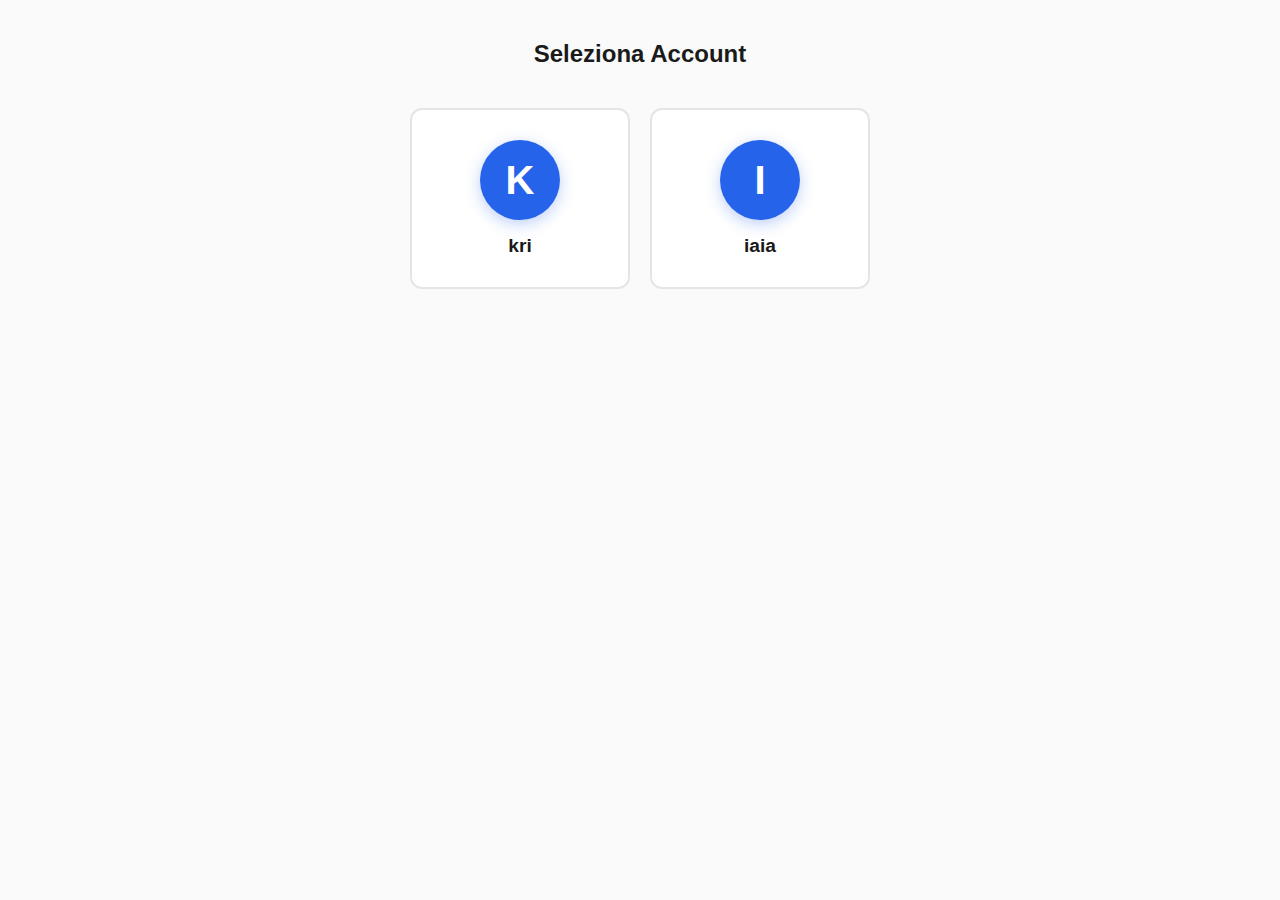
<file: index.html>
<!DOCTYPE html>
<html lang="it">
<head>
    <meta charset="UTF-8">
    <meta name="viewport" content="width=device-width, initial-scale=1.0">
    <meta name="theme-color" content="#667eea">
    <meta name="apple-mobile-web-app-capable" content="yes">
    <meta name="apple-mobile-web-app-status-bar-style" content="black-translucent">
    <meta name="apple-mobile-web-app-title" content="T4M!">
    <link rel="manifest" href="manifest.json">
    <link rel="apple-touch-icon" href="icon-512.png">
    <title>T4M!</title>
  <style>
        * {
            margin: 0;
            padding: 0;
            box-sizing: border-box;
            -webkit-tap-highlight-color: transparent;
        }
        
        body {
            font-family: -apple-system, BlinkMacSystemFont, 'Segoe UI', Roboto, sans-serif;
            background: #fafafa;
            min-height: 100vh;
            overflow-x: hidden;
        }
        
        .container {
            max-width: 1400px;
            margin: 0 auto;
            padding: 0;
        }
        
        .header {
            position: sticky;
            top: 0;
            background: white;
            padding: 12px 15px;
            padding-top: max(12px, env(safe-area-inset-top));
            z-index: 100;
            border-bottom: 1px solid #e5e5e5;
            display: flex;
            align-items: center;
            gap: 15px;
        }
        
        .back-btn {
            background: none;
            border: none;
            font-size: 1.5em;
            color: #2563eb;
            cursor: pointer;
            padding: 5px;
            display: flex;
            align-items: center;
            justify-content: center;
            transition: transform 0.2s;
        }
        
        .back-btn:hover {
            transform: scale(1.1);
        }
        
        .back-btn:active {
            transform: scale(0.95);
        }
        
        h1 {
            text-align: center;
            color: #1a1a1a;
            font-size: 1.5em;
            font-weight: 700;
            flex: 1;
        }
        
        .page {
            display: none;
            min-height: 100vh;
        }
        
        .page.active {
            display: block;
        }
        
        /* Account Selection */
        .account-selection {
            padding: 40px 20px;
            max-width: 500px;
            margin: 0 auto;
        }
        
        .account-grid {
            display: grid;
            grid-template-columns: repeat(2, 1fr);
            gap: 20px;
            margin-top: 40px;
        }
        
        .account-card {
            background: white;
            border: 2px solid #e5e5e5;
            border-radius: 12px;
            padding: 30px 20px;
            text-align: center;
            cursor: pointer;
            transition: all 0.2s;
        }
        
        .account-card:hover {
            border-color: #2563eb;
            transform: translateY(-2px);
        }
        
        .account-icon {
            width: 80px;
            height: 80px;
            border-radius: 50%;
            background: linear-gradient(135deg, #2563eb 0%, #1d4ed8 100%);
            color: white;
            display: flex;
            align-items: center;
            justify-content: center;
            font-size: 2.5em;
            font-weight: 700;
            margin: 0 auto 15px;
            box-shadow: 0 4px 15px rgba(37, 99, 235, 0.3);
        }
        
        .account-name {
            font-size: 1.2em;
            font-weight: 600;
            color: #1a1a1a;
        }
        
        /* Login */
        .login-container {
            padding: 40px 20px;
            max-width: 400px;
            margin: 0 auto;
        }
        
        .login-box {
            background: white;
            border-radius: 12px;
            padding: 30px;
            border: 1px solid #e5e5e5;
        }
        
        .login-icon {
            width: 100px;
            height: 100px;
            border-radius: 50%;
            background: #2563eb;
            color: white;
            display: flex;
            align-items: center;
            justify-content: center;
            font-size: 3em;
            font-weight: 700;
            margin: 0 auto 20px;
        }
        
        .login-title {
            text-align: center;
            font-size: 1.5em;
            font-weight: 600;
            margin-bottom: 25px;
            color: #1a1a1a;
        }
        
        .password-input {
            width: 100%;
            padding: 15px;
            border: 1px solid #d4d4d4;
            border-radius: 8px;
            font-size: 16px;
            margin-bottom: 20px;
        }
        
        .btn {
            width: 100%;
            padding: 15px;
            font-size: 1.1em;
            font-weight: 600;
            border: none;
            border-radius: 8px;
            cursor: pointer;
            transition: all 0.2s;
        }
        
        .btn-primary {
            background: #2563eb;
            color: white;
        }
        
        .btn-primary:hover {
            background: #1d4ed8;
        }
        
        .btn-secondary {
            background: white;
            color: #525252;
            border: 1px solid #d4d4d4;
            margin-top: 10px;
        }
        
        .error-msg {
            color: #dc2626;
            text-align: center;
            margin-top: 10px;
            font-size: 0.9em;
        }
        
        /* Main Menu */
        .main-menu {
            padding: 40px 20px;
            max-width: 600px;
            margin: 0 auto;
        }
        
        .menu-header {
            text-align: center;
            margin-bottom: 40px;
        }
        
        .user-avatar {
            width: 80px;
            height: 80px;
            border-radius: 50%;
            background: #2563eb;
            color: white;
            display: flex;
            align-items: center;
            justify-content: center;
            font-size: 2em;
            font-weight: 700;
            margin: 0 auto 15px;
        }
        
        .menu-options {
            display: flex;
            flex-direction: column;
            gap: 15px;
        }
        
        .menu-btn {
            background: linear-gradient(135deg, #ffffff 0%, #f9fafb 100%);
            border: 1px solid #e5e5e5;
            border-radius: 12px;
            padding: 20px;
            font-size: 1.1em;
            font-weight: 600;
            cursor: pointer;
            transition: all 0.2s;
            text-align: left;
            display: flex;
            align-items: center;
            gap: 15px;
            box-shadow: 0 1px 3px rgba(0,0,0,0.08);
        }
        
        .menu-btn:hover {
            border-color: #2563eb;
            transform: translateX(5px);
            box-shadow: 0 4px 12px rgba(37, 99, 235, 0.15);
        }
        
        .menu-icon {
            font-size: 1.5em;
        }
        
        .notification-badge {
            background: #dc2626;
            color: white;
            border-radius: 50%;
            width: 24px;
            height: 24px;
            display: flex;
            align-items: center;
            justify-content: center;
            font-size: 0.8em;
            margin-left: auto;
        }
        
        /* Cards Management */
        .cards-list {
            padding: 20px;
            padding-bottom: 100px;
        }
        
        .card-item {
            background: white;
            border: 1px solid #e5e5e5;
            border-radius: 10px;
            padding: 15px;
            margin-bottom: 12px;
            display: flex;
            align-items: center;
            gap: 15px;
        }
        
        .card-icon-display {
            font-size: 2em;
            width: 50px;
            text-align: center;
        }
        
        .card-text-display {
            flex: 1;
            font-weight: 600;
            color: #1a1a1a;
        }
        
        .delete-btn {
            background: #dc2626;
            color: white;
            border: none;
            border-radius: 6px;
            padding: 8px 12px;
            cursor: pointer;
            font-size: 0.9em;
        }
        
        /* Swipe Page */
        .swipe-container {
            padding: 15px;
            min-height: calc(100vh - 200px);
        }
        
        .card-stack {
            position: relative;
            width: 100%;
            max-width: 380px;
            margin: 0 auto;
            height: 480px;
        }
        
        .swipe-card {
            position: absolute;
            width: 100%;
            background: linear-gradient(135deg, #ffffff 0%, #f9fafb 100%);
            border-radius: 12px;
            padding: 30px 20px;
            box-shadow: 0 4px 20px rgba(0,0,0,0.15);
            border: 2px solid #f0f0f0;
            display: flex;
            flex-direction: column;
            align-items: center;
            justify-content: center;
            gap: 20px;
            touch-action: none;
            user-select: none;
            cursor: grab;
            min-height: 380px;
            left: 50%;
            top: 50%;
            transform: translate(-50%, -50%);
            transition: transform 0.15s, opacity 0.15s;
        }
        
        .swipe-card:active {
            cursor: grabbing;
        }
        
        .swipe-card.current {
            z-index: 10;
        }
        
        .swipe-card.next {
            transform: translate(-50%, -50%) scale(0.95);
            opacity: 0.7;
            z-index: 1;
        }
        
        .card-emoji {
            font-size: 4em;
        }
        
        .card-text {
            font-size: 1.15em;
            font-weight: 600;
            text-align: center;
            color: #333;
        }
        
        .swipe-indicator {
            position: absolute;
            top: 50%;
            transform: translateY(-50%);
            font-size: 2em;
            opacity: 0.3;
            transition: all 0.15s;
            pointer-events: none;
            font-weight: 700;
        }
        
        .swipe-indicator.left {
            left: 15px;
            color: #dc2626;
        }
        
        .swipe-indicator.right {
            right: 15px;
            color: #16a34a;
        }
        
        .bottom-actions {
            position: fixed;
            bottom: 0;
            left: 0;
            right: 0;
            background: white;
            padding: 15px;
            border-top: 1px solid #e5e5e5;
            display: flex;
            justify-content: center;
            gap: 12px;
        }
        
        /* Messages */
        .messages-container {
            padding: 20px;
            padding-bottom: 90px;
            max-width: 600px;
            margin: 0 auto;
        }
        
        .message {
            background: white;
            border: 1px solid #e5e5e5;
            border-radius: 12px;
            padding: 20px;
            margin-bottom: 15px;
            position: relative;
        }
        
        .message-delete-btn {
            position: absolute;
            top: 15px;
            right: 15px;
            background: #dc2626;
            color: white;
            border: none;
            border-radius: 6px;
            width: 32px;
            height: 32px;
            display: flex;
            align-items: center;
            justify-content: center;
            cursor: pointer;
            font-size: 1.1em;
            transition: all 0.2s;
            opacity: 0.8;
        }
        
        .message-delete-btn:hover {
            opacity: 1;
            transform: scale(1.1);
        }
        
        .message-delete-btn:active {
            transform: scale(0.95);
        }
        
        .message-header {
            display: flex;
            align-items: center;
            gap: 12px;
            margin-bottom: 15px;
            padding-bottom: 15px;
            padding-right: 40px;
            border-bottom: 1px solid #f0f0f0;
        }
        
        .sender-avatar {
            width: 40px;
            height: 40px;
            border-radius: 50%;
            background: #2563eb;
            color: white;
            display: flex;
            align-items: center;
            justify-content: center;
            font-weight: 700;
        }
        
        .sender-name {
            font-weight: 600;
            color: #1a1a1a;
        }
        
        .message-time {
            margin-left: auto;
            font-size: 0.85em;
            color: #737373;
        }
        
        .message-cards {
            display: flex;
            flex-direction: column;
            gap: 10px;
        }
        
        .message-card-item {
            display: flex;
            align-items: center;
            gap: 12px;
            padding: 12px;
            background: linear-gradient(135deg, #f0f9ff 0%, #e0f2fe 100%);
            border-radius: 8px;
            border-left: 3px solid #2563eb;
        }
        
        .message-actions {
            display: flex;
            gap: 10px;
            margin-top: 15px;
            padding-top: 15px;
            border-top: 1px solid #f0f0f0;
        }
        
        .btn-small {
            flex: 1;
            padding: 10px;
            font-size: 0.95em;
            font-weight: 600;
            border-radius: 6px;
            border: none;
            cursor: pointer;
        }
        
        .btn-reply {
            background: #2563eb;
            color: white;
        }
        
        .btn-dismiss {
            background: #f0f0f0;
            color: #525252;
        }
        
        .chat-input-container {
            position: fixed;
            bottom: 0;
            left: 0;
            right: 0;
            background: white;
            border-top: 1px solid #e5e5e5;
            padding: 12px 15px;
            padding-bottom: max(12px, env(safe-area-inset-bottom));
            z-index: 90;
        }
        
        .chat-input-wrapper {
            max-width: 600px;
            margin: 0 auto;
            display: flex;
            gap: 10px;
        }
        
        .chat-input {
            flex: 1;
            padding: 12px;
            border: 1px solid #d4d4d4;
            border-radius: 20px;
            font-size: 15px;
        }
        
        .send-btn {
            background: #2563eb;
            color: white;
            border: none;
            border-radius: 50%;
            width: 45px;
            height: 45px;
            display: flex;
            align-items: center;
            justify-content: center;
            cursor: pointer;
            font-size: 1.2em;
        }
        
        .modal {
            position: fixed;
            top: 0;
            left: 0;
            right: 0;
            bottom: 0;
            background: rgba(0,0,0,0.4);
            z-index: 1000;
            display: none;
            align-items: center;
            justify-content: center;
        }
        
        .modal.show {
            display: flex;
        }
        
        .modal-content {
            background: white;
            border-radius: 12px;
            padding: 30px;
            max-width: 400px;
            width: 90%;
        }
        
        .modal-title {
            font-size: 1.3em;
            font-weight: 600;
            margin-bottom: 20px;
            color: #1a1a1a;
        }
        
        .form-group {
            margin-bottom: 15px;
        }
        
        .form-label {
            display: block;
            margin-bottom: 5px;
            font-weight: 600;
            color: #525252;
        }
        
        .form-input {
            width: 100%;
            padding: 12px;
            border: 1px solid #d4d4d4;
            border-radius: 6px;
            font-size: 16px;
        }
        
        .profile-settings {
            padding: 20px;
            max-width: 500px;
            margin: 0 auto;
        }
        
        .profile-editor {
            background: white;
            border: 1px solid #e5e5e5;
            border-radius: 12px;
            padding: 30px;
            margin-bottom: 20px;
        }
        
        .profile-preview {
            text-align: center;
            margin-bottom: 30px;
        }
        
        .profile-avatar-large {
            width: 120px;
            height: 120px;
            border-radius: 50%;
            background: linear-gradient(135deg, #2563eb 0%, #1d4ed8 100%);
            color: white;
            display: flex;
            align-items: center;
            justify-content: center;
            font-size: 3.5em;
            font-weight: 700;
            margin: 0 auto 20px;
            box-shadow: 0 4px 15px rgba(37, 99, 235, 0.3);
            transition: transform 0.2s;
        }
        
        .profile-avatar-large:hover {
            transform: scale(1.05);
        }
        
        .icon-picker {
            display: grid;
            grid-template-columns: repeat(4, 1fr);
            gap: 10px;
            margin: 15px 0;
        }
        
        .icon-option {
            aspect-ratio: 1;
            border: 2px solid #e5e5e5;
            border-radius: 50%;
            display: flex;
            align-items: center;
            justify-content: center;
            cursor: pointer;
            transition: all 0.2s;
            font-size: 2em;
            background: white;
        }
        
        .icon-option:hover {
            border-color: #2563eb;
            transform: scale(1.1);
        }
        
        .icon-option.selected {
            border-color: #2563eb;
            background: #eff6ff;
            box-shadow: 0 0 0 3px rgba(37, 99, 235, 0.1);
        }
        
        .icon-option.custom {
            font-size: 1.5em;
            font-weight: 600;
            color: #2563eb;
        }
        
        .color-picker {
            display: grid;
            grid-template-columns: repeat(6, 1fr);
            gap: 10px;
            margin: 15px 0;
        }
        
        .color-option {
            aspect-ratio: 1;
            border: 3px solid transparent;
            border-radius: 50%;
            cursor: pointer;
            transition: all 0.2s;
        }
        
        .color-option:hover {
            transform: scale(1.15);
        }
        
        .color-option.selected {
            border-color: #1a1a1a;
            box-shadow: 0 0 0 2px white, 0 0 0 4px #1a1a1a;
        }
        
        .section-title {
            font-size: 0.9em;
            font-weight: 600;
            color: #737373;
            text-transform: uppercase;
            letter-spacing: 0.5px;
            margin-bottom: 10px;
        }
        
        .divider {
            height: 1px;
            background: #f0f0f0;
            margin: 25px 0;
        }
        
        .account-card:active {
            transform: scale(0.98);
        }
        
        .menu-btn:active {
            transform: scale(0.98) translateX(5px);
        }
        
        .btn:active {
            transform: scale(0.97);
        }
        
        .floating-add-btn {
            position: fixed;
            bottom: 80px;
            right: 20px;
            width: 60px;
            height: 60px;
            border-radius: 50%;
            background: #2563eb;
            color: white;
            border: none;
            font-size: 1.8em;
            cursor: pointer;
            box-shadow: 0 4px 15px rgba(37, 99, 235, 0.4);
            transition: all 0.2s;
            z-index: 50;
        }
        
        .floating-add-btn:hover {
            transform: scale(1.1);
            box-shadow: 0 6px 20px rgba(37, 99, 235, 0.5);
        }
        
        .floating-add-btn:active {
            transform: scale(0.95);
        }
        
        .empty-state {
            text-align: center;
            padding: 60px 20px;
            color: #a3a3a3;
        }
        
        .empty-state-icon {
            font-size: 4em;
            margin-bottom: 15px;
            opacity: 0.5;
        }
        
        .badge {
            display: inline-block;
            padding: 4px 8px;
            background: #dcfce7;
            color: #166534;
            border-radius: 6px;
            font-size: 0.75em;
            font-weight: 600;
            text-transform: uppercase;
        }
        
        @keyframes slideUp {
            from {
                opacity: 0;
                transform: translateY(20px);
            }
            to {
                opacity: 1;
                transform: translateY(0);
            }
        }
        
        .message {
            animation: slideUp 0.3s ease-out;
        }
        
        .card-item {
            transition: all 0.2s;
        }
        
        .card-item:hover {
            transform: translateX(5px);
            box-shadow: 0 2px 8px rgba(0,0,0,0.1);
        }
    </style>
</head>
<body>
    <div class="container">
        <!-- Account Selection -->
        <div id="accountPage" class="page active">
            <div class="account-selection">
                <h1>Seleziona Account</h1>
                <div class="account-grid">
                    <div class="account-card" onclick="selectAccount('kri')">
                        <div class="account-icon">K</div>
                        <div class="account-name">kri</div>
                    </div>
                    <div class="account-card" onclick="selectAccount('iaia')">
                        <div class="account-icon">I</div>
                        <div class="account-name">iaia</div>
                    </div>
                </div>
            </div>
        </div>
        
        <!-- Login -->
        <div id="loginPage" class="page">
            <div class="login-container">
                <div class="login-box">
                    <div class="login-icon" id="loginIcon"></div>
                    <div class="login-title" id="loginTitle"></div>
                    <input type="password" class="password-input" id="passwordInput" placeholder="Inserisci password" />
                    <button class="btn btn-primary" onclick="login()">Accedi</button>
                    <button class="btn btn-secondary" onclick="backToAccounts()">← Indietro</button>
                    <div class="error-msg" id="errorMsg"></div>
                </div>
            </div>
        </div>
        
        <!-- Main Menu -->
        <div id="menuPage" class="page">
            <div class="header">
                <h1>T4M!</h1>
            </div>
            <div class="main-menu">
                <div class="menu-header">
                    <div class="user-avatar" id="userAvatar"></div>
                    <h2 id="userName"></h2>
                </div>
                <div class="menu-options">
                    <button class="menu-btn" onclick="showSwipePage()">
                        <span class="menu-icon">👆</span>
                        <span>Scorri le Card</span>
                    </button>
                    <button class="menu-btn" onclick="showCardsManagement()">
                        <span class="menu-icon">📝</span>
                        <span>Gestisci Card</span>
                    </button>
                    <button class="menu-btn" onclick="showMessages()">
                        <span class="menu-icon">💬</span>
                        <span>Messaggi</span>
                        <span class="notification-badge" id="notifBadge" style="display: none;">0</span>
                    </button>
                    <button class="menu-btn" onclick="showProfileSettings()">
                        <span class="menu-icon">⚙️</span>
                        <span>Impostazioni Profilo</span>
                    </button>
                    <button class="menu-btn" onclick="logout()">
                        <span class="menu-icon">🚪</span>
                        <span>Esci</span>
                    </button>
                </div>
            </div>
        </div>
        
        <!-- Cards Management -->
        <div id="cardsManagePage" class="page">
            <div class="header">
                <button class="back-btn" onclick="backToMenu()">←</button>
                <h1>Gestisci Card</h1>
                <div style="width: 40px;"></div>
            </div>
            <div class="cards-list" id="cardsList"></div>
            <div class="bottom-actions">
                <button class="btn btn-primary" onclick="showAddCardModal()">➕ Nuova Card</button>
            </div>
        </div>
        
        <!-- Swipe Page -->
        <div id="swipePage" class="page">
            <div class="header">
                <button class="back-btn" onclick="backToMenu()">←</button>
                <h1>Scorri le Card</h1>
                <div style="width: 40px;"></div>
            </div>
            <div class="swipe-container">
                <div class="card-stack" id="cardStack"></div>
            </div>
            <div class="bottom-actions">
                <button class="btn btn-primary" onclick="confirmSelection()">
                    Invia Selezione (<span id="selectedCount">0</span>)
                </button>
            </div>
        </div>
        
        <!-- Messages -->
        <div id="messagesPage" class="page">
            <div class="header">
                <button class="back-btn" onclick="backToMenu()">←</button>
                <h1>Messaggi</h1>
                <div style="width: 40px;"></div>
            </div>
            <div class="messages-container" id="messagesContainer"></div>
            <div class="chat-input-container">
                <div class="chat-input-wrapper">
                    <input type="text" class="chat-input" id="chatInput" placeholder="Scrivi un messaggio..." />
                    <button class="send-btn" onclick="sendTextMessage()">➤</button>
                </div>
            </div>
        </div>
        
        <!-- Profile Settings -->
        <div id="profilePage" class="page">
            <div class="header">
                <button class="back-btn" onclick="backToMenu()">←</button>
                <h1>Impostazioni Profilo</h1>
                <div style="width: 40px;"></div>
            </div>
            <div class="profile-settings">
                <div class="profile-editor">
                    <div class="profile-preview">
                        <div class="profile-avatar-large" id="profilePreview" style="background: #2563eb;"></div>
                        <h2 id="profileNamePreview"></h2>
                    </div>
                    
                    <div class="divider"></div>
                    
                    <div class="form-group">
                        <label class="form-label">Nome</label>
                        <input type="text" class="form-input" id="profileNameInput" placeholder="Il tuo nome" />
                    </div>
                    
                    <div class="divider"></div>
                    
                    <div class="section-title">Scegli Icona</div>
                    <div class="icon-picker" id="iconPicker"></div>
                    
                    <div class="divider"></div>
                    
                    <div class="section-title">Colore Profilo</div>
                    <div class="color-picker" id="colorPicker"></div>
                    
                    <div class="divider"></div>
                    
                    <div class="form-group">
                        <label class="form-label">Password</label>
                        <input type="password" class="form-input" id="profilePasswordInput" placeholder="Nuova password (opzionale)" />
                    </div>
                </div>
                
                <button class="btn btn-primary" onclick="saveProfile()">Salva Modifiche</button>
            </div>
        </div>
        
        <!-- Add Card Modal -->
        <div id="addCardModal" class="modal">
            <div class="modal-content">
                <div class="modal-title">Nuova Card</div>
                <div class="form-group">
                    <label class="form-label">Testo</label>
                    <input type="text" class="form-input" id="newCardText" placeholder="Es: HO SETE" />
                </div>
                <div class="form-group">
                    <label class="form-label">Emoji</label>
                    <input type="text" class="form-input" id="newCardIcon" placeholder="Es: 💧" />
                </div>
                <button class="btn btn-primary" onclick="addNewCard()">Crea</button>
                <button class="btn btn-secondary" onclick="closeAddCardModal()">Annulla</button>
            </div>
        </div>
    </div>
    
    <script>
        // State
        let currentUser = null;
        let selectedAccount = null;
        let cards = [
            { text: "SI", icon: "✅" },
            { text: "NO", icon: "❌" },
            { text: "SONO CONFUSA", icon: "🤨" },
            { text: "HO SETE", icon: "💧" },
            { text: "HO FAME", icon: "🍽️" },
            { text: "HO SONNO", icon: "😴" },
            { text: "GRATTINI PLIS", icon: "🥺" },
            { text: "HO BISOGNO DI ALONE TIME", icon: "😶‍🌫️" }
        ];
        let swipeCards = [];
        let currentSwipeIndex = 0;
        let selectedCards = [];
        let messages = [];
        let isDragging = false;
        let startX = 0;
        
        const defaultIcons = ['K', 'I', 'A', 'M', 'L', 'S', 'E', 'R', '❤️', '🌟', '🌙', '☀️', '🎵', '🎨', '🌸', '🦋'];
        const colors = ['#2563eb', '#dc2626', '#16a34a', '#ea580c', '#8b5cf6', '#0891b2', '#db2777', '#65a30d'];
        
        const accounts = {
            kri: { 
                name: 'kri', 
                icon: 'K', 
                password: '180325',
                color: '#2563eb'
            },
            iaia: { 
                name: 'iaia', 
                icon: 'I', 
                password: '180325',
                color: '#2563eb'
            }
        };
        
        // Account Selection
        function selectAccount(account) {
            selectedAccount = account;
            const acc = accounts[account];
            document.getElementById('loginIcon').textContent = acc.icon;
            document.getElementById('loginIcon').style.background = acc.color;
            document.getElementById('loginTitle').textContent = `Ciao, ${acc.name}`;
            document.getElementById('passwordInput').value = '';
            document.getElementById('errorMsg').textContent = '';
            showPage('loginPage');
        }
        
        function backToAccounts() {
            selectedAccount = null;
            showPage('accountPage');
        }
        
        // Login
        function login() {
            const password = document.getElementById('passwordInput').value;
            if (password === accounts[selectedAccount].password) {
                currentUser = selectedAccount;
                const acc = accounts[currentUser];
                document.getElementById('userAvatar').textContent = acc.icon;
                document.getElementById('userAvatar').style.background = acc.color;
                document.getElementById('userName').textContent = acc.name;
                loadData();
                checkNotifications();
                showPage('menuPage');
            } else {
                document.getElementById('errorMsg').textContent = 'Password errata';
            }
        }
        
        function logout() {
            currentUser = null;
            selectedAccount = null;
            selectedCards = [];
            saveAccounts();
            showPage('accountPage');
        }
        
        // Data Management
        function loadData() {
            // Load accounts from storage
            const storedAccounts = localStorage.getItem('accounts');
            if (storedAccounts) {
                const saved = JSON.parse(storedAccounts);
                Object.assign(accounts, saved);
            }
            
            const stored = localStorage.getItem(`cards_${currentUser}`);
            if (stored) {
                cards = JSON.parse(stored);
            }
            
            const storedMessages = localStorage.getItem('messages');
            if (storedMessages) {
                messages = JSON.parse(storedMessages);
            }
        }
        
        function saveAccounts() {
            localStorage.setItem('accounts', JSON.stringify(accounts));
        }
        
        function saveCards() {
            localStorage.setItem(`cards_${currentUser}`, JSON.stringify(cards));
        }
        
        function saveMessages() {
            localStorage.setItem('messages', JSON.stringify(messages));
        }
        
        // Cards Management
        function showCardsManagement() {
            renderCardsList();
            showPage('cardsManagePage');
        }
        
        function renderCardsList() {
            const list = document.getElementById('cardsList');
            if (cards.length === 0) {
                list.innerHTML = `
                    <div class="empty-state">
                        <div class="empty-state-icon">📝</div>
                        <p>Nessuna card ancora</p>
                        <p style="font-size: 0.9em; margin-top: 10px;">Crea la tua prima card!</p>
                    </div>
                `;
                return;
            }
            
            list.innerHTML = cards.map((card, index) => `
                <div class="card-item">
                    <div class="card-icon-display">${card.icon}</div>
                    <div class="card-text-display">${card.text}</div>
                    <button class="delete-btn" onclick="deleteCard(${index})">✗</button>
                </div>
            `).join('');
        }
        
        function showAddCardModal() {
            document.getElementById('newCardText').value = '';
            document.getElementById('newCardIcon').value = '';
            document.getElementById('addCardModal').classList.add('show');
        }
        
        function closeAddCardModal() {
            document.getElementById('addCardModal').classList.remove('show');
        }
        
        function addNewCard() {
            const text = document.getElementById('newCardText').value.trim().toUpperCase();
            const icon = document.getElementById('newCardIcon').value.trim();
            
            if (!text || !icon) {
                alert('Compila tutti i campi');
                return;
            }
            
            cards.push({ text, icon });
            saveCards();
            renderCardsList();
            closeAddCardModal();
        }
        
        function deleteCard(index) {
            if (confirm('Eliminare questa card?')) {
                cards.splice(index, 1);
                saveCards();
                renderCardsList();
            }
        }
        
        // Swipe
        function showSwipePage() {
            swipeCards = [...cards];
            currentSwipeIndex = 0;
            selectedCards = [];
            renderSwipeCards();
            updateSelectedCount();
            showPage('swipePage');
        }
        
        function renderSwipeCards() {
            const stack = document.getElementById('cardStack');
            stack.innerHTML = '';
            
            if (currentSwipeIndex >= swipeCards.length) {
                stack.innerHTML = '<div style="text-align: center; padding: 40px; color: #525252;">Tutte le card visualizzate!</div>';
                return;
            }
            
            for (let i = 0; i < 2 && currentSwipeIndex + i < swipeCards.length; i++) {
                const card = swipeCards[currentSwipeIndex + i];
                const cardEl = document.createElement('div');
                cardEl.className = `swipe-card ${i === 0 ? 'current' : 'next'}`;
                cardEl.innerHTML = `
                    <div class="swipe-indicator left">✗</div>
                    <div class="swipe-indicator right">✓</div>
                    <div class="card-emoji">${card.icon}</div>
                    <div class="card-text">${card.text}</div>
                `;
                
                if (i === 0) {
                    cardEl.addEventListener('mousedown', startDrag);
                    cardEl.addEventListener('touchstart', startDrag);
                }
                
                stack.appendChild(cardEl);
            }
        }
        
        function startDrag(e) {
            isDragging = true;
            startX = e.type.includes('mouse') ? e.clientX : e.touches[0].clientX;
            
            document.addEventListener('mousemove', drag);
            document.addEventListener('touchmove', drag);
            document.addEventListener('mouseup', endDrag);
            document.addEventListener('touchend', endDrag);
        }
        
        function drag(e) {
            if (!isDragging) return;
            e.preventDefault();
            const currentX = e.type.includes('mouse') ? e.clientX : e.touches[0].clientX;
            const diff = currentX - startX;
            
            const card = document.querySelector('.swipe-card.current');
            if (!card) return;
            
            card.style.transform = `translate(calc(-50% + ${diff}px), -50%) rotate(${diff * 0.1}deg)`;
            
            const leftIndicator = card.querySelector('.swipe-indicator.left');
            const rightIndicator = card.querySelector('.swipe-indicator.right');
            
            if (diff < -30) {
                leftIndicator.style.opacity = '1';
                rightIndicator.style.opacity = '0.3';
            } else if (diff > 30) {
                leftIndicator.style.opacity = '0.3';
                rightIndicator.style.opacity = '1';
            } else {
                leftIndicator.style.opacity = '0.3';
                rightIndicator.style.opacity = '0.3';
            }
        }
        
        function endDrag(e) {
            if (!isDragging) return;
            isDragging = false;
            
            const currentX = e.type.includes('mouse') ? e.clientX : e.changedTouches[0].clientX;
            const diff = currentX - startX;
            
            document.removeEventListener('mousemove', drag);
            document.removeEventListener('touchmove', drag);
            document.removeEventListener('mouseup', endDrag);
            document.removeEventListener('touchend', endDrag);
            
            const card = document.querySelector('.swipe-card.current');
            if (!card) return;
            
            if (diff < -60) {
                swipeCard(false);
            } else if (diff > 60) {
                swipeCard(true);
            } else {
                card.style.transform = 'translate(-50%, -50%)';
            }
        }
        
        function swipeCard(selected) {
            const card = document.querySelector('.swipe-card.current');
            if (!card) return;
            
            if (selected) {
                selectedCards.push(swipeCards[currentSwipeIndex]);
            }
            
            card.style.transition = 'transform 0.3s, opacity 0.3s';
            card.style.transform = `translate(${selected ? '200%' : '-200%'}, -50%)`;
            card.style.opacity = '0';
            
            setTimeout(() => {
                currentSwipeIndex++;
                renderSwipeCards();
                updateSelectedCount();
            }, 300);
        }
        
        function updateSelectedCount() {
            document.getElementById('selectedCount').textContent = selectedCards.length;
        }
        
        function confirmSelection() {
            if (selectedCards.length === 0) {
                alert('Seleziona almeno una card');
                return;
            }
            
            const otherUser = currentUser === 'kri' ? 'iaia' : 'kri';
            const message = {
                id: Date.now(),
                from: currentUser,
                to: otherUser,
                cards: [...selectedCards],
                timestamp: new Date().toLocaleTimeString('it-IT', { hour: '2-digit', minute: '2-digit' }),
                read: false
            };
            
            messages.push(message);
            saveMessages();
            
            alert('Selezione inviata!');
            selectedCards = [];
            showPage('menuPage');
        }
        
        // Messages
        function showMessages() {
            renderMessages();
            checkNotifications();
            showPage('messagesPage');
        }
        
        function renderMessages() {
            const container = document.getElementById('messagesContainer');
            const userMessages = messages.filter(m => m.to === currentUser || m.from === currentUser);
            
            if (userMessages.length === 0) {
                container.innerHTML = `
                    <div class="empty-state">
                        <div class="empty-state-icon">💬</div>
                        <p>Nessun messaggio</p>
                        <p style="font-size: 0.9em; margin-top: 10px;">I messaggi appariranno qui</p>
                    </div>
                `;
                return;
            }
            
            container.innerHTML = userMessages.reverse().map(msg => {
                const isReceived = msg.to === currentUser;
                const sender = accounts[msg.from];
                
                if (msg.cards) {
                    return `
                        <div class="message">
                            <button class="message-delete-btn" onclick="deleteMessage(${msg.id})" title="Elimina messaggio">✕</button>
                            <div class="message-header">
                                <div class="sender-avatar" style="background: ${sender.color || '#2563eb'};">${sender.icon}</div>
                                <div class="sender-name">${sender.name}</div>
                                <div class="message-time">${msg.timestamp}</div>
                            </div>
                            <div class="message-cards">
                                ${msg.cards.map(card => `
                                    <div class="message-card-item">
                                        <span style="font-size: 1.5em;">${card.icon}</span>
                                        <span style="font-weight: 600;">${card.text}</span>
                                    </div>
                                `).join('')}
                            </div>
                            ${isReceived && !msg.read ? `
                                <div class="message-actions">
                                    <button class="btn-small btn-reply" onclick="replyToMessage(${msg.id})">Rispondi</button>
                                    <button class="btn-small btn-dismiss" onclick="markAsRead(${msg.id})">OK</button>
                                </div>
                            ` : ''}
                        </div>
                    `;
                } else {
                    return `
                        <div class="message">
                            <button class="message-delete-btn" onclick="deleteMessage(${msg.id})" title="Elimina messaggio">✕</button>
                            <div class="message-header">
                                <div class="sender-avatar" style="background: ${sender.color || '#2563eb'};">${sender.icon}</div>
                                <div class="sender-name">${sender.name}</div>
                                <div class="message-time">${msg.timestamp}</div>
                            </div>
                            <div style="padding: 10px; background: #f9f9f9; border-radius: 8px;">
                                ${msg.text}
                            </div>
                        </div>
                    `;
                }
            }).join('');
        }
        
        function markAsRead(msgId) {
            const msg = messages.find(m => m.id === msgId);
            if (msg) {
                msg.read = true;
                saveMessages();
                renderMessages();
                checkNotifications();
            }
        }
        
        function deleteMessage(msgId) {
            if (confirm('Eliminare questo messaggio?')) {
                messages = messages.filter(m => m.id !== msgId);
                saveMessages();
                renderMessages();
                checkNotifications();
            }
        }
        
        function replyToMessage(msgId) {
            document.getElementById('chatInput').focus();
        }
        
        function sendTextMessage() {
            const text = document.getElementById('chatInput').value.trim();
            if (!text) return;
            
            const otherUser = currentUser === 'kri' ? 'iaia' : 'kri';
            const message = {
                id: Date.now(),
                from: currentUser,
                to: otherUser,
                text: text,
                timestamp: new Date().toLocaleTimeString('it-IT', { hour: '2-digit', minute: '2-digit' }),
                read: false
            };
            
            messages.push(message);
            saveMessages();
            document.getElementById('chatInput').value = '';
            renderMessages();
        }
        
        function checkNotifications() {
            const unread = messages.filter(m => m.to === currentUser && !m.read).length;
            const badge = document.getElementById('notifBadge');
            if (unread > 0) {
                badge.textContent = unread;
                badge.style.display = 'flex';
            } else {
                badge.style.display = 'none';
            }
        }
        
        // Profile Settings
        function showProfileSettings() {
            const acc = accounts[currentUser];
            document.getElementById('profileNameInput').value = acc.name;
            document.getElementById('profilePasswordInput').value = '';
            document.getElementById('profilePreview').textContent = acc.icon;
            document.getElementById('profilePreview').style.background = acc.color;
            document.getElementById('profileNamePreview').textContent = acc.name;
            
            renderIconPicker();
            renderColorPicker();
            showPage('profilePage');
        }
        
        function renderIconPicker() {
            const picker = document.getElementById('iconPicker');
            const currentIcon = accounts[currentUser].icon;
            
            picker.innerHTML = defaultIcons.map(icon => `
                <div class="icon-option ${icon === currentIcon ? 'selected' : ''}" onclick="selectIcon('${icon}')">
                    ${icon}
                </div>
            `).join('') + `
                <div class="icon-option custom ${!defaultIcons.includes(currentIcon) ? 'selected' : ''}" onclick="customIcon()">
                    +
                </div>
            `;
        }
        
        function renderColorPicker() {
            const picker = document.getElementById('colorPicker');
            const currentColor = accounts[currentUser].color;
            
            picker.innerHTML = colors.map(color => `
                <div class="color-option ${color === currentColor ? 'selected' : ''}" 
                     style="background: ${color};" 
                     onclick="selectColor('${color}')">
                </div>
            `).join('');
        }
        
        function selectIcon(icon) {
            accounts[currentUser].icon = icon;
            document.getElementById('profilePreview').textContent = icon;
            renderIconPicker();
        }
        
        function customIcon() {
            const icon = prompt('Inserisci un\'icona personalizzata (emoji o lettera):');
            if (icon && icon.trim()) {
                selectIcon(icon.trim());
            }
        }
        
        function selectColor(color) {
            accounts[currentUser].color = color;
            document.getElementById('profilePreview').style.background = color;
            renderColorPicker();
        }
        
        function saveProfile() {
            const name = document.getElementById('profileNameInput').value.trim();
            const password = document.getElementById('profilePasswordInput').value;
            
            if (!name) {
                alert('Inserisci un nome');
                return;
            }
            
            accounts[currentUser].name = name;
            if (password) {
                accounts[currentUser].password = password;
            }
            
            saveAccounts();
            
            // Update UI
            document.getElementById('userName').textContent = name;
            document.getElementById('userAvatar').textContent = accounts[currentUser].icon;
            document.getElementById('userAvatar').style.background = accounts[currentUser].color;
            
            alert('Profilo salvato!');
            showPage('menuPage');
        }
        
        // Navigation
        function showPage(pageId) {
            document.querySelectorAll('.page').forEach(p => p.classList.remove('active'));
            document.getElementById(pageId).classList.add('active');
        }
        
        function backToMenu() {
            checkNotifications();
            showPage('menuPage');
        }
        
        // Init
        window.onload = function() {
            const storedAccounts = localStorage.getItem('accounts');
            if (storedAccounts) {
                const saved = JSON.parse(storedAccounts);
                Object.assign(accounts, saved);
            }
            
            // Update account cards with saved data
            const accountCards = document.querySelectorAll('.account-card');
            accountCards.forEach(card => {
                const accountId = card.onclick.toString().match(/'(\w+)'/)[1];
                const acc = accounts[accountId];
                card.querySelector('.account-icon').textContent = acc.icon;
                card.querySelector('.account-icon').style.background = acc.color;
                card.querySelector('.account-name').textContent = acc.name;
            });
        };
    </script>
</body>
</html>
</file>
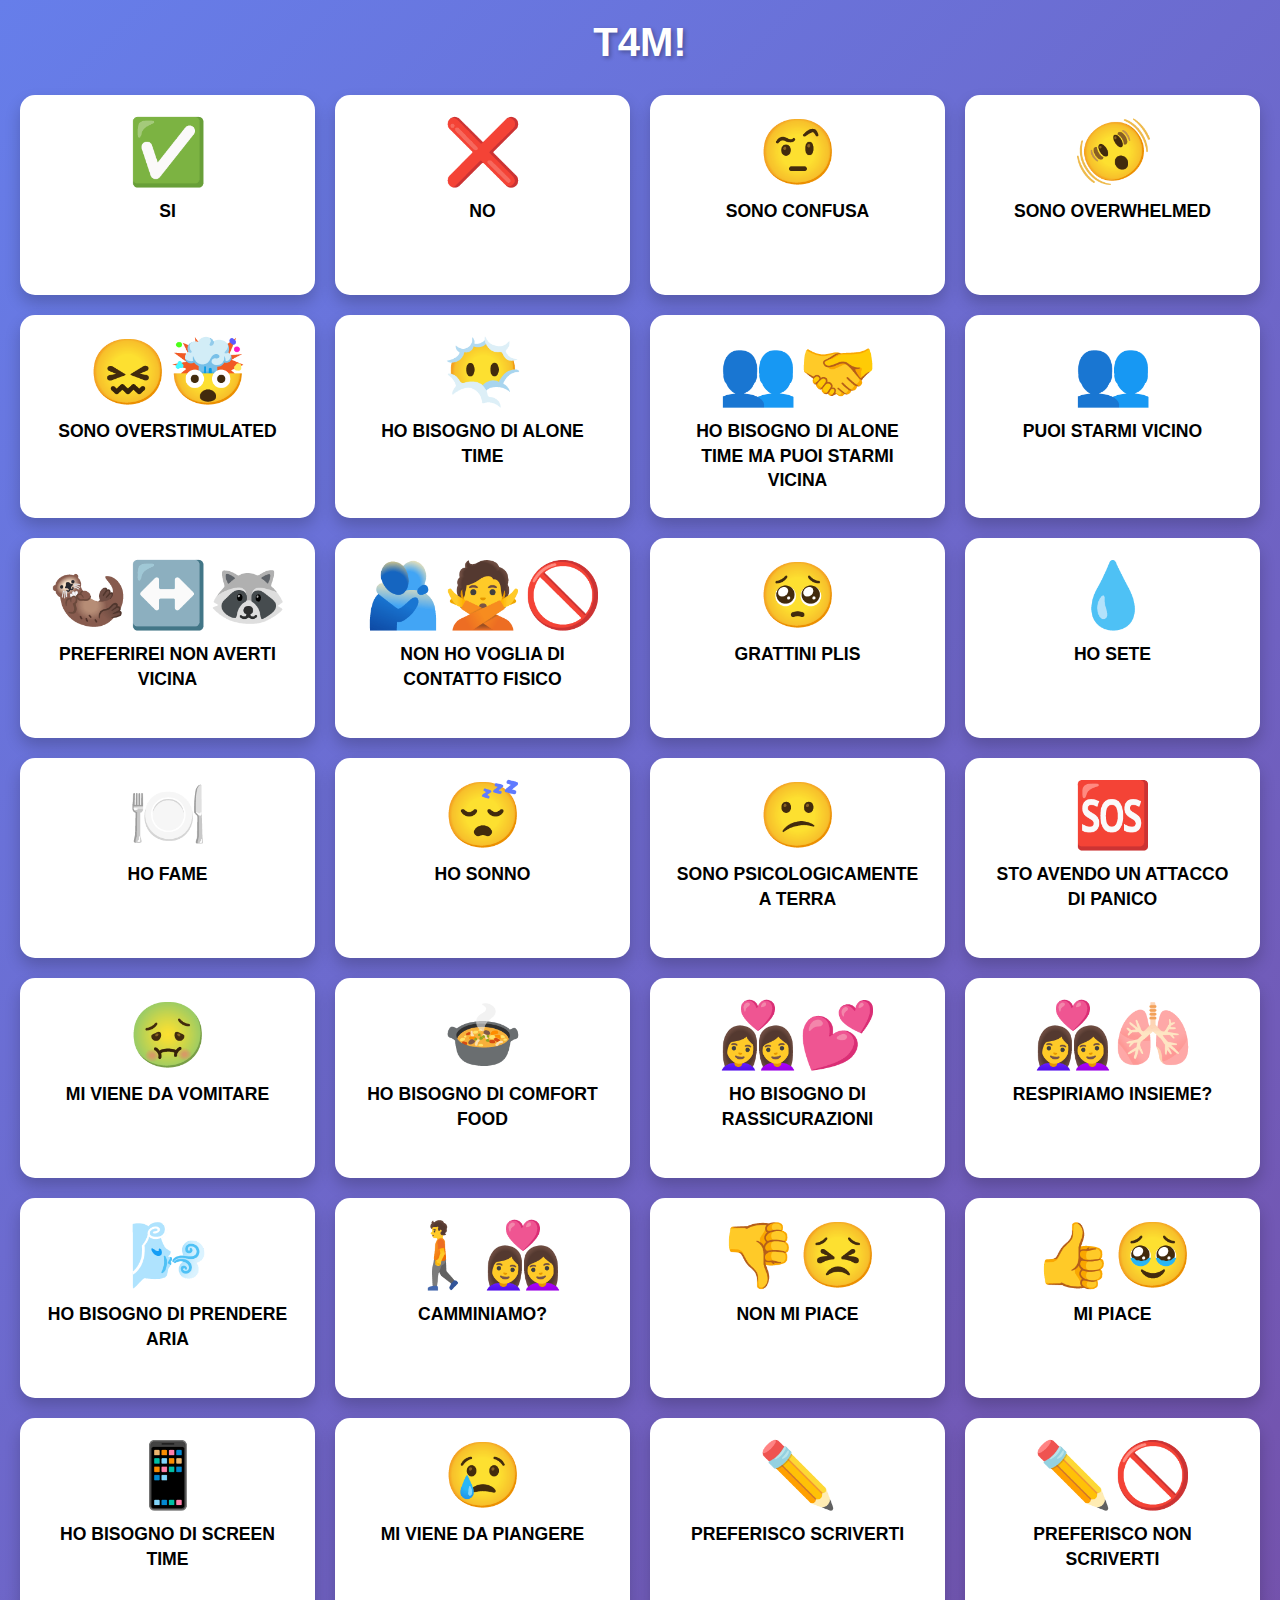
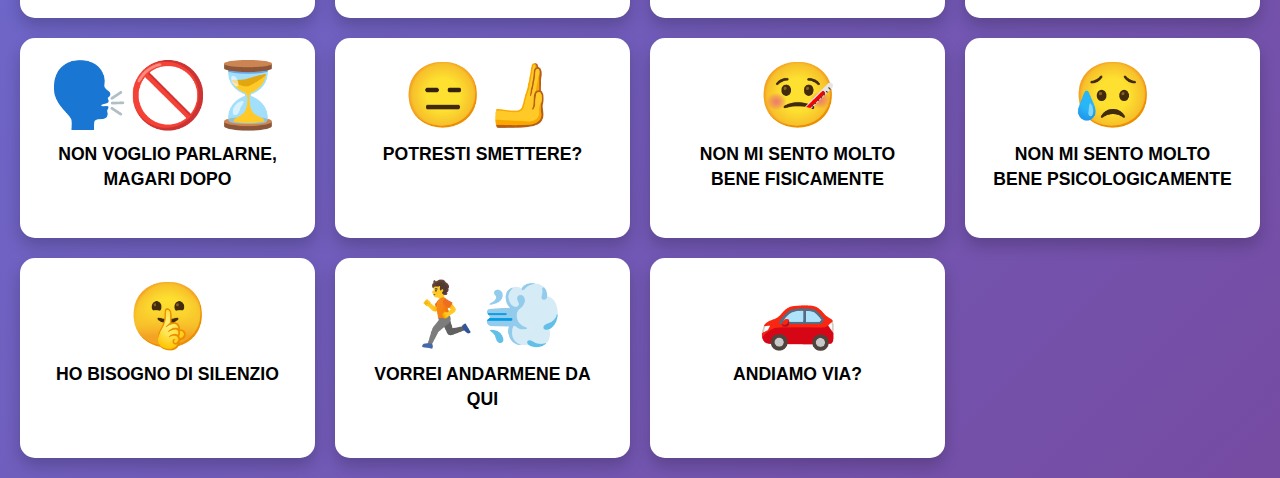
<file: mimi.html>
<!DOCTYPE html>
<html lang="it">
<head>
    <meta charset="UTF-8">
    <meta name="viewport" content="width=device-width, initial-scale=1.0">
    <meta name="theme-color" content="#667eea">
    <meta name="apple-mobile-web-app-capable" content="yes">
    <meta name="apple-mobile-web-app-status-bar-style" content="black-translucent">
    <meta name="apple-mobile-web-app-title" content="T4M!">
    <link rel="manifest" href="manifest.json">
    <link rel="apple-touch-icon" href="icon-512.png">
    <link rel="stylesheet" href="t4m.css">
    <title>T4M!</title>
</head>
<body>
    <div class="container">
        <h1>T4M!</h1>       
        <div class="cards-grid" id="cardsGrid"></div>
    </div>
    <script>
        const cards = [
            { text: "SI", icon: "✅" },
            { text: "NO", icon: "❌" },
            { text: "SONO CONFUSA", icon: "🤨​" },
            { text: "SONO OVERWHELMED", icon: "🫨​" },
            { text: "SONO OVERSTIMULATED", icon: "😖🤯" },
            { text: "HO BISOGNO DI ALONE TIME", icon: "😶‍🌫️​" },
            { text: "HO BISOGNO DI ALONE TIME MA PUOI STARMI VICINA", icon: "​​👥​​🤝" },
            { text: "PUOI STARMI VICINO", icon: "​👥​" },
            { text: "PREFERIREI NON AVERTI VICINA", icon: "🦦​↔️🦝​" },
            { text: "NON HO VOGLIA DI CONTATTO FISICO", icon: "🫂🙅🚫" },
            { text: "GRATTINI PLIS", icon: "🥺" },
            { text: "HO SETE", icon: "💧" },
            { text: "HO FAME", icon: "🍽️" },
            { text: "HO SONNO", icon: "😴" },
            { text: "SONO PSICOLOGICAMENTE A TERRA", icon: "😕" },
            { text: "STO AVENDO UN ATTACCO DI PANICO", icon: "🆘" },
            { text: "MI VIENE DA VOMITARE", icon: "🤢" },
            { text: "HO BISOGNO DI COMFORT FOOD", icon: "🍲" },
            { text: "HO BISOGNO DI RASSICURAZIONI", icon: "👩‍❤️‍👩💕" },
            { text: "RESPIRIAMO INSIEME?", icon: "👩‍❤️‍👩🫁" },
            { text: "HO BISOGNO DI PRENDERE ARIA", icon: "🌬️" },
            { text: "CAMMINIAMO?", icon: "🚶👩‍❤️‍👩" },
            { text: "NON MI PIACE", icon: "👎😣​" },
            { text: "MI PIACE", icon: "👍🥹​" },
            { text: "HO BISOGNO DI SCREEN TIME", icon: "📱" },
            { text: "MI VIENE DA PIANGERE", icon: "😢" },
            { text: "PREFERISCO SCRIVERTI", icon: "✏️" },
            { text: "PREFERISCO NON SCRIVERTI", icon: "✏️🚫" },
            { text: "NON VOGLIO PARLARNE, MAGARI DOPO", icon: "​🗣️🚫​⏳" },
            { text: "POTRESTI SMETTERE?", icon: "😑🫸​" },
            { text: "NON MI SENTO MOLTO BENE FISICAMENTE", icon: "🤒" },
            { text: "NON MI SENTO MOLTO BENE PSICOLOGICAMENTE", icon: "😥​" },
            { text: "HO BISOGNO DI SILENZIO", icon: "🤫" },
            { text: "VORREI ANDARMENE DA QUI", icon: "🏃💨​" },
            { text: "ANDIAMO VIA?", icon: "🚗" }
        ];
        let selectedCard = null;
        function renderCards() {
            const grid = document.getElementById('cardsGrid');
            grid.innerHTML = '';          
            cards.forEach((card, index) => {
                const cardEl = document.createElement('div');
                cardEl.className = 'card';
                if (selectedCard === index) {
                    cardEl.classList.add('selected');
                }
                cardEl.innerHTML = `
                    <div class="icon">${card.icon}</div>
                    <div class="text">${card.text}</div>
                `;
                cardEl.onclick = () => selectCard(index);
                grid.appendChild(cardEl);
            });
        }
        function selectCard(index) {
            if (selectedCard === index) {
                selectedCard = null;
            } else {
                selectedCard = index;
            }
            renderCards();
        }
        renderCards();
    </script>
</body>
</html>
</file>
<file: t4m.css>
*{
            margin: 0;
            padding: 0;
            box-sizing: border-box;
        }     
        body {
            font-family: 'Segoe UI', Tahoma, Geneva, Verdana, sans-serif;
            background: linear-gradient(135deg, #667eea 0%, #764ba2 100%);
            padding: 20px;
            min-height: 100vh;
        }       
        .container {
            max-width: 1400px;
            margin: 0 auto;
        }       
        h1 {
            text-align: center;
            color: white;
            margin-bottom: 30px;
            font-size: 2.5em;
            text-shadow: 2px 2px 4px rgba(0,0,0,0.3);
        }        
        .cards-grid {
            display: grid;
            grid-template-columns: repeat(auto-fill, minmax(280px, 1fr));
            gap: 20px;
        }        
        .card {
            background: white;
            border-radius: 15px;
            padding: 25px;
            box-shadow: 0 8px 16px rgba(0,0,0,0.2);
            transition: transform 0.3s, box-shadow 0.3s;
            cursor: pointer;
            display: flex;
            flex-direction: column;
            align-items: center;
            gap: 15px;
            min-height: 200px;
        }       
        .card:hover {
            transform: translateY(-5px);
            box-shadow: 0 12px 24px rgba(0,0,0,0.3);
        }        
        .card.selected {
            background: linear-gradient(135deg, #667eea 0%, #764ba2 100%);
            color: white;
            transform: scale(1.05);
        }       
        .icon {
            font-size: 4em;
            line-height: 1;
        }       
        .text {
            font-size: 1.1em;
            font-weight: 600;
            text-align: center;
            line-height: 1.4;
        }       
        @media (max-width: 768px) {
            .cards-grid {
                grid-template-columns: repeat(auto-fill, minmax(150px, 1fr));
                gap: 15px;
            }
            .card {
                padding: 20px;
                min-height: 160px;
            }
            .icon {
                font-size: 3em;
            } 
            .text {
                font-size: 0.95em;
            }
            h1 {
                font-size: 1.8em;
            }
        }
</file>
